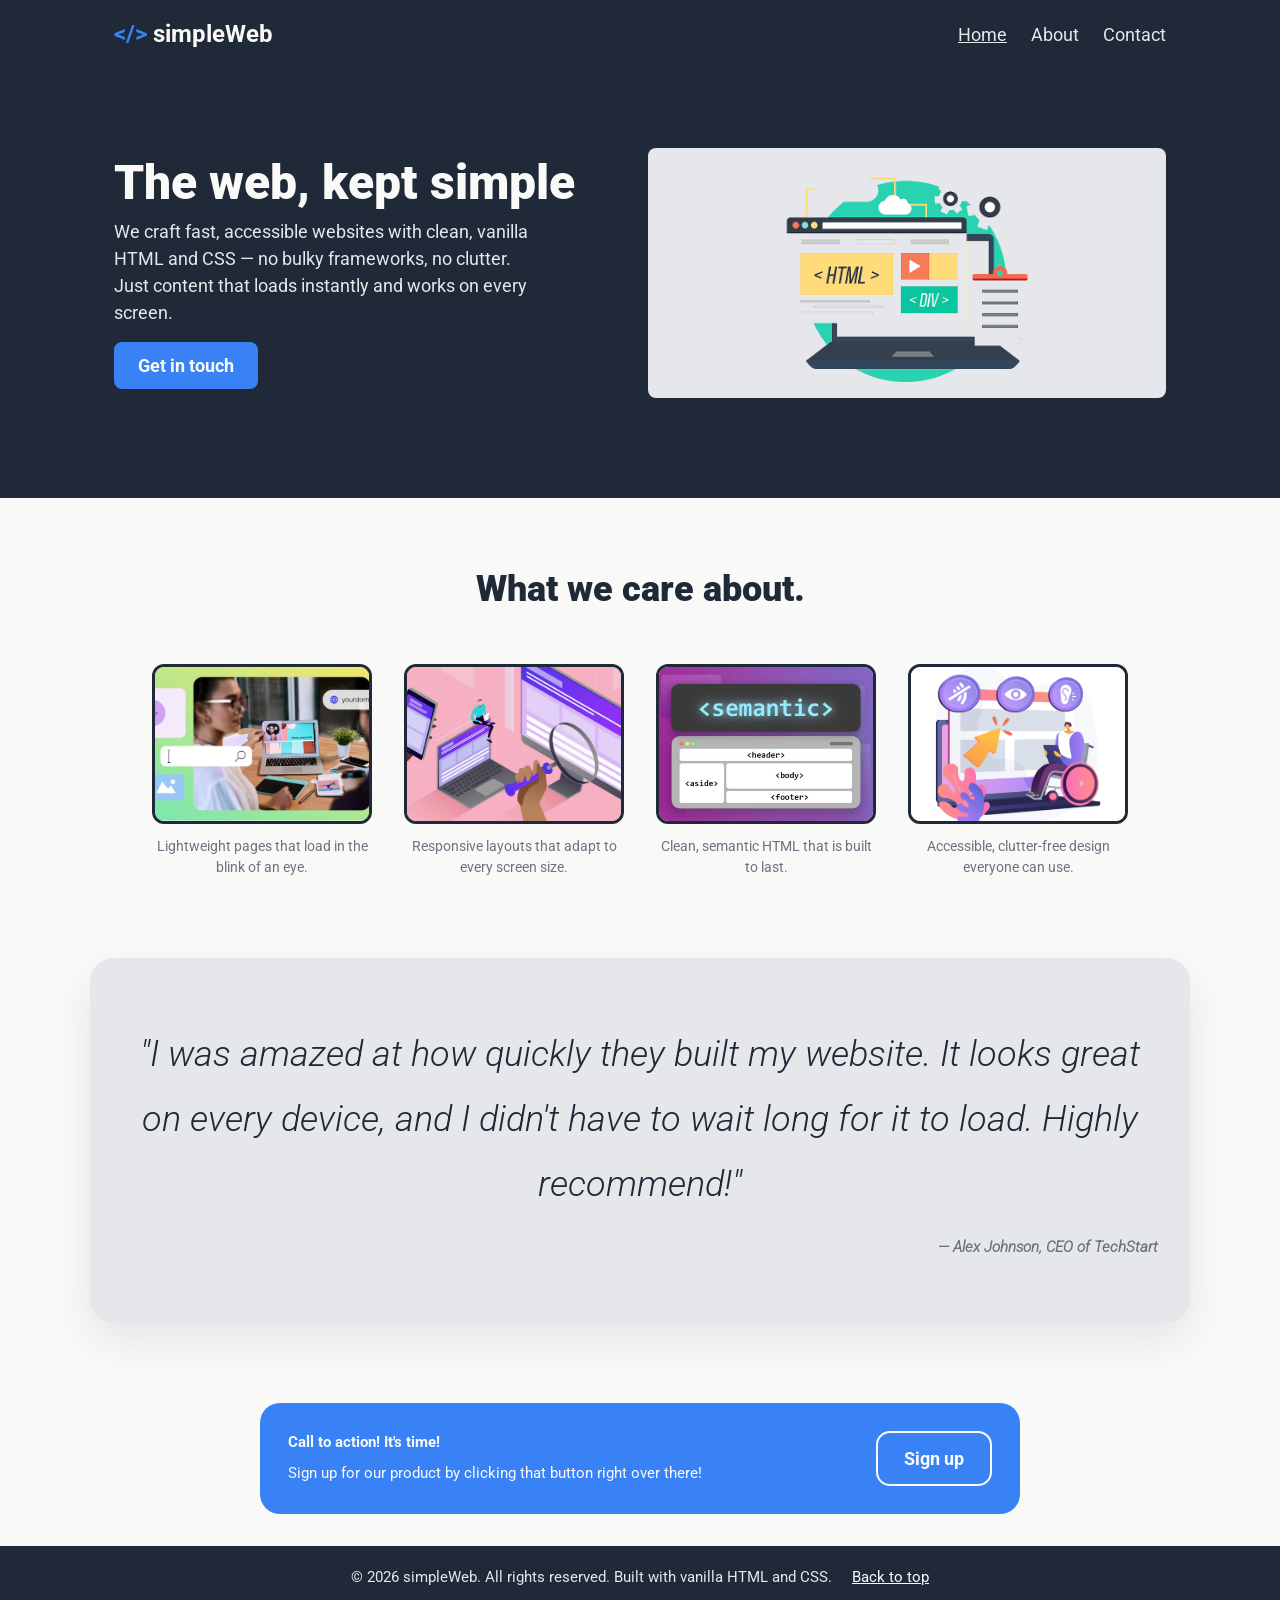
<file: index.html>
<!DOCTYPE html>
<html lang="en">

<head>
  <meta charset="UTF-8" />
  <meta name="viewport" content="width=device-width, initial-scale=1.0" />
  <title>Team Project — Home</title>

  <!-- Shared CSS foundation -->
  <link rel="stylesheet" href="css/reset.css" />
  <link rel="stylesheet" href="css/variables.css" />
  <link rel="stylesheet" href="css/base.css" />
  <!-- Shared components (header, footer) -->
  <link rel="stylesheet" href="css/components.css" />
  <!-- Page-specific styles -->
  <link rel="stylesheet" href="css/index.css" />
</head>

<body>
  <!-- Site header — shared component (also used on every secondary page) -->
  <header class="site-header">
    <div class="container site-header__inner">
      <a href="index.html" class="logo"><span class="logo__mark">&lt;/&gt;</span>simpleWeb</a>
      <!-- Pure-CSS hamburger: hidden checkbox toggles the nav on mobile -->
      <input type="checkbox" id="nav-toggle" class="nav-toggle" />
      <label for="nav-toggle" class="nav-toggle-btn" aria-label="Toggle navigation menu">
        <span class="nav-toggle-bars"></span>
      </label>
      <nav class="site-nav" aria-label="Primary">
        <ul class="nav-list">
          <li><a href="index.html" aria-current="page">Home</a></li>
          <li><a href="page-2.html">About</a></li>
          <li><a href="page-3.html">Contact</a></li>
        </ul>
      </nav>
    </div>
  </header>
  <main id="main-content">
    <section class="hero-block">
      <!-- Hero: two columns (text + image)
         The div tag is used to group elements by design;
         no specific semantic tag is needed here. -->
      <div class="hero container">
        <div class="hero__text">
          <h1 class="hero__title">The web, kept simple</h1>
          <p class="hero__subtext">
            We craft fast, accessible websites with clean, vanilla HTML and CSS —
            no bulky frameworks, no clutter. Just content that loads instantly and
            works on every screen.
          </p>
          <a href="page-3.html" class="btn">Get in touch</a>
        </div>
        <img class="hero__image" src="img/hero-illustration.png"
          alt="Illustration of web development on a laptop showing HTML and DIV tags" />
      </div>
    </section>

    <section class="info container">
      <h2 class="info__heading">What we care about.</h2>

      <ul class="cards">
        <li class="card">
          <figure class="card__figure">
            <img class="card__img" src="img/web-page.jpg" alt="A designer building a web page on a laptop" />
            <figcaption class="card__caption">
              Lightweight pages that load in the blink of an eye.
            </figcaption>
          </figure>
        </li>
        <li class="card">
          <figure class="card__figure">
            <img class="card__img" src="img/responsive.jpg"
              alt="The same website shown on a phone, laptop and desktop" />
            <figcaption class="card__caption">
              Responsive layouts that adapt to every screen size.
            </figcaption>
          </figure>
        </li>
        <li class="card">
          <figure class="card__figure">
            <img class="card__img" src="img/semantic-html.jpg"
              alt="A diagram of semantic HTML tags: header, aside, body and footer" />
            <figcaption class="card__caption">
              Clean, semantic HTML that is built to last.
            </figcaption>
          </figure>
        </li>
        <li class="card">
          <figure class="card__figure">
            <img class="card__img" src="img/web-accesible.jpg"
              alt="A person in a wheelchair using a laptop, with accessibility icons" />
            <figcaption class="card__caption">
              Accessible, clutter-free design everyone can use.
            </figcaption>
          </figure>
        </li>
      </ul>
    </section>
    <section>
      <blockquote class="testimonial container">
        <p class="testimonial__text">
          "I was amazed at how quickly they built my website. It looks great on
          every device, and I didn't have to wait long for it to load. Highly
          recommend!"
        </p>
        <cite class="testimonial__author">— Alex Johnson, CEO of TechStart</cite>
      </blockquote>
    </section>
    <section class="cta-banner">
      <div class="cta-content">
        <h2>Call to action! It's time!</h2>
        <p>Sign up for our product by clicking that button right over there!</p>
      </div>
      <a href="#" class="cta-button">Sign up</a>
    </section>
  </main>
  <footer class="site-footer">
    <div class="site-footer__inner">
      <p class="site-footer__text">
        &copy; 2026 simpleWeb. All rights reserved. Built with vanilla HTML and CSS.
        <a href="#main-content" class="site-footer__link">Back to top</a>
      </p>
    </div>
  </footer>
</body>

</html>
</file>
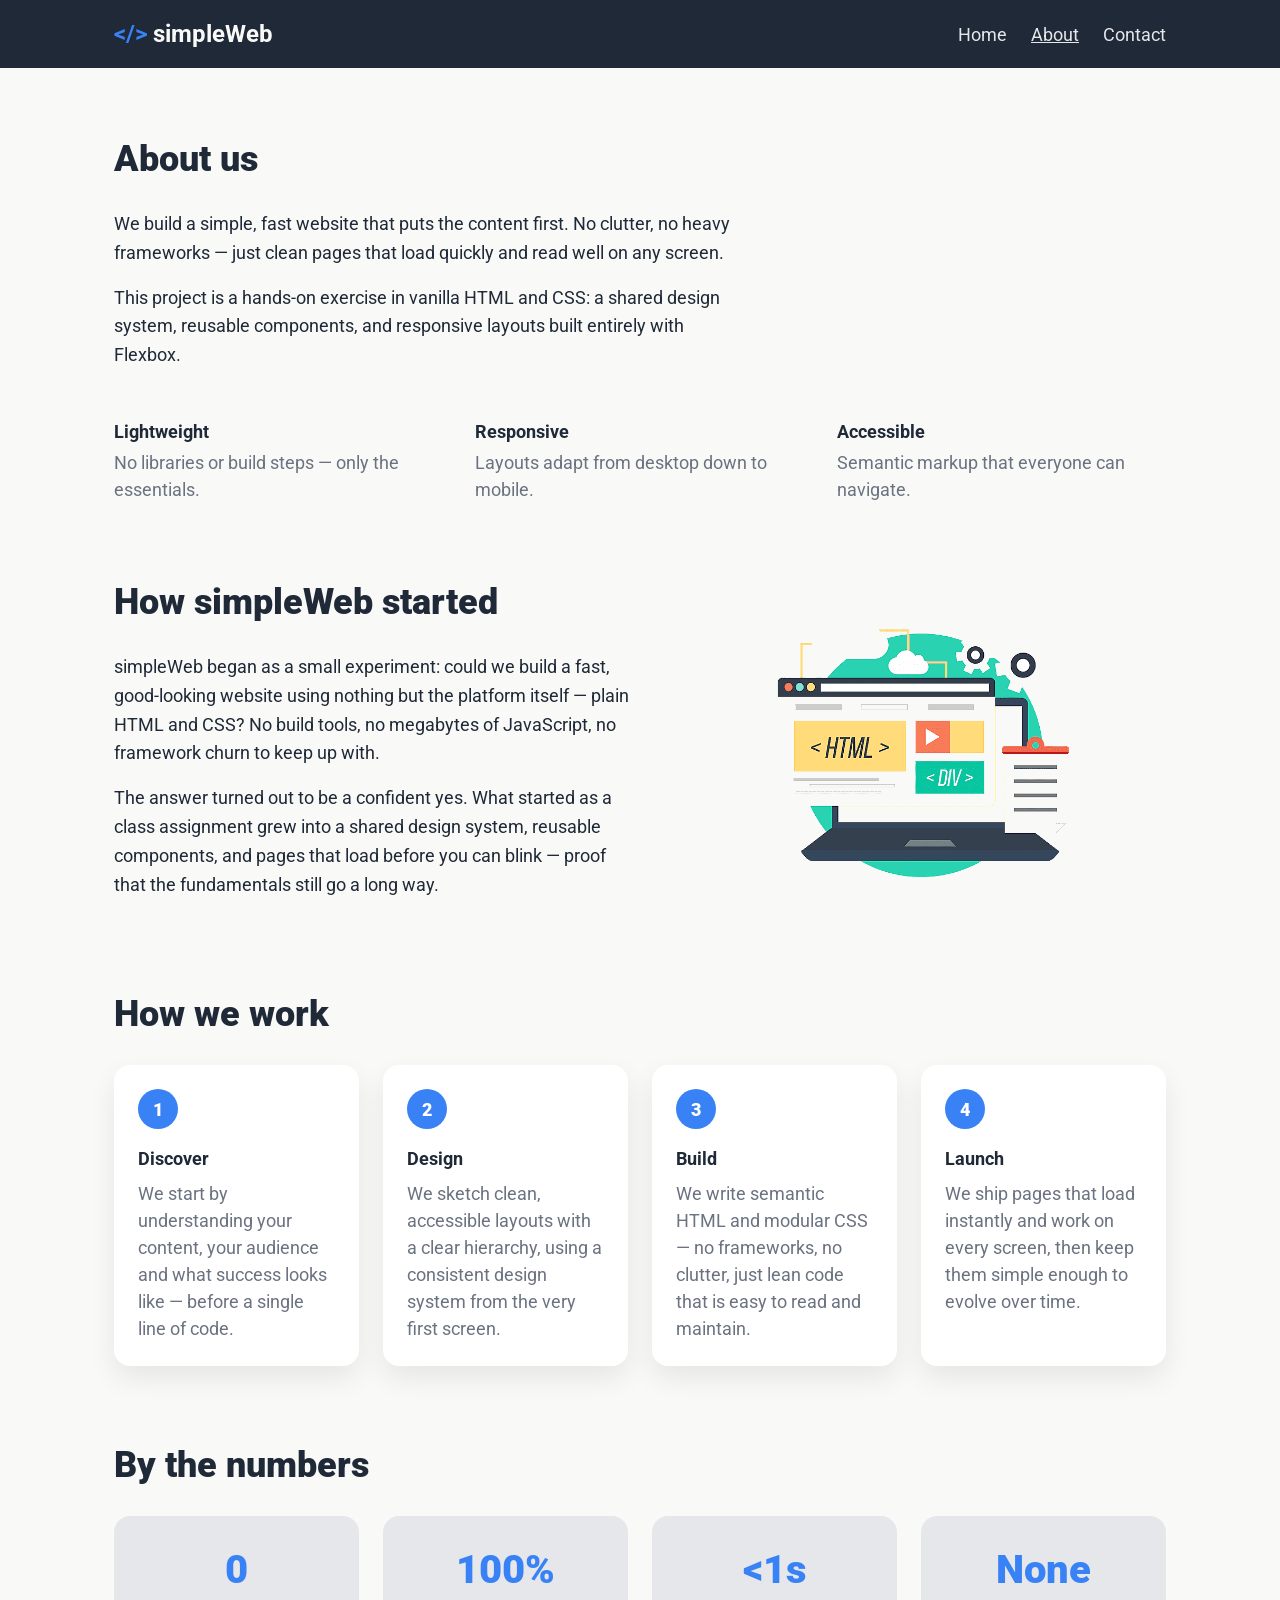
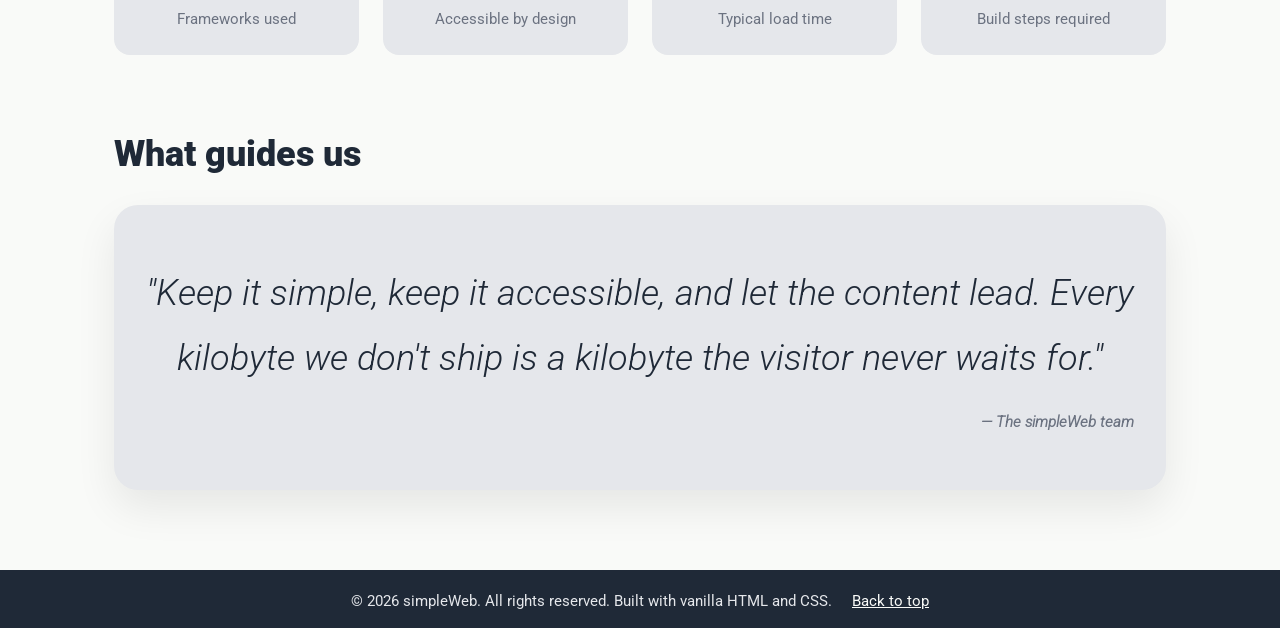
<file: page-2.html>
<!DOCTYPE html>
<html lang="en">

<head>
  <meta charset="UTF-8" />
  <meta name="viewport" content="width=device-width, initial-scale=1.0" />
  <title>About</title>

  <!-- Shared CSS foundation -->
  <link rel="stylesheet" href="css/reset.css" />
  <link rel="stylesheet" href="css/variables.css" />
  <link rel="stylesheet" href="css/base.css" />
  <!-- Shared components (header, footer) -->
  <link rel="stylesheet" href="css/components.css" />
  <!-- Page-specific styles -->
  <link rel="stylesheet" href="css/page-2.css" />
</head>

<body>
  <header class="site-header">
    <div class="container site-header__inner">
      <a href="index.html" class="logo"><span class="logo__mark">&lt;/&gt;</span>simpleWeb</a>
      <!-- Pure-CSS hamburger: hidden checkbox toggles the nav on mobile -->
      <input type="checkbox" id="nav-toggle" class="nav-toggle" />
      <label for="nav-toggle" class="nav-toggle-btn" aria-label="Toggle navigation menu">
        <span class="nav-toggle-bars"></span>
      </label>
      <nav class="site-nav" aria-label="Primary">
        <ul class="nav-list">
          <li><a href="index.html">Home</a></li>
          <li><a href="page-2.html" aria-current="page">About</a></li>
          <li><a href="page-3.html">Contact</a></li>
        </ul>
      </nav>
    </div>
  </header>

  <main id="main-content" class="about container">
    <h1 class="about__heading">About us</h1>

    <p class="about__text">
      We build a simple, fast website that puts the content first. No clutter,
      no heavy frameworks — just clean pages that load quickly and read well on
      any screen.
    </p>
    <p class="about__text">
      This project is a hands-on exercise in vanilla HTML and CSS: a shared
      design system, reusable components, and responsive layouts built entirely
      with Flexbox.
    </p>

    <!-- Value items: a Flexbox row that wraps to one column on small screens -->
    <ul class="values">
      <li class="value">
        <h2 class="value__title">Lightweight</h2>
        <p class="value__text">No libraries or build steps — only the essentials.</p>
      </li>
      <li class="value">
        <h2 class="value__title">Responsive</h2>
        <p class="value__text">Layouts adapt from desktop down to mobile.</p>
      </li>
      <li class="value">
        <h2 class="value__title">Accessible</h2>
        <p class="value__text">Semantic markup that everyone can navigate.</p>
      </li>
    </ul>

    <!-- Our story: text + illustration, two columns that stack on mobile -->
    <section class="story">
      <div class="story__text">
        <h2 class="story__heading">How simpleWeb started</h2>
        <p class="story__paragraph">
          simpleWeb began as a small experiment: could we build a fast,
          good-looking website using nothing but the platform itself — plain
          HTML and CSS? No build tools, no megabytes of JavaScript, no
          framework churn to keep up with.
        </p>
        <p class="story__paragraph">
          The answer turned out to be a confident yes. What started as a class
          assignment grew into a shared design system, reusable components, and
          pages that load before you can blink — proof that the fundamentals
          still go a long way.
        </p>
      </div>
      <figure class="story__figure">
        <img class="story__img" src="img/hero-illustration.png"
          alt="Illustration of a laptop showing HTML and DIV tags" />
      </figure>
    </section>

    <!-- How we work: an ordered, sequential process -->
    <section class="process">
      <h2 class="process__heading">How we work</h2>
      <ol class="steps">
        <li class="step">
          <span class="step__number">1</span>
          <h3 class="step__title">Discover</h3>
          <p class="step__text">
            We start by understanding your content, your audience and what
            success looks like — before a single line of code.
          </p>
        </li>
        <li class="step">
          <span class="step__number">2</span>
          <h3 class="step__title">Design</h3>
          <p class="step__text">
            We sketch clean, accessible layouts with a clear hierarchy, using a
            consistent design system from the very first screen.
          </p>
        </li>
        <li class="step">
          <span class="step__number">3</span>
          <h3 class="step__title">Build</h3>
          <p class="step__text">
            We write semantic HTML and modular CSS — no frameworks, no clutter,
            just lean code that is easy to read and maintain.
          </p>
        </li>
        <li class="step">
          <span class="step__number">4</span>
          <h3 class="step__title">Launch</h3>
          <p class="step__text">
            We ship pages that load instantly and work on every screen, then
            keep them simple enough to evolve over time.
          </p>
        </li>
      </ol>
    </section>

    <!-- By the numbers: definition list of stats -->
    <section class="stats">
      <h2 class="stats__heading">By the numbers</h2>
      <dl class="stats__list">
        <div class="stat">
          <dt class="stat__label">Frameworks used</dt>
          <dd class="stat__value">0</dd>
        </div>
        <div class="stat">
          <dt class="stat__label">Accessible by design</dt>
          <dd class="stat__value">100%</dd>
        </div>
        <div class="stat">
          <dt class="stat__label">Typical load time</dt>
          <dd class="stat__value">&lt;1s</dd>
        </div>
        <div class="stat">
          <dt class="stat__label">Build steps required</dt>
          <dd class="stat__value">None</dd>
        </div>
      </dl>
    </section>

    <!-- Our principles: a guiding quote -->
    <section class="principles">
      <h2 class="principles__heading">What guides us</h2>
      <blockquote class="principles__quote">
        <p class="principles__text">
          "Keep it simple, keep it accessible, and let the content lead. Every
          kilobyte we don't ship is a kilobyte the visitor never waits for."
        </p>
        <cite class="principles__author">— The simpleWeb team</cite>
      </blockquote>
    </section>
  </main>
  <footer class="site-footer">
    <div class="site-footer__inner">
      <p class="site-footer__text">
        &copy; 2026 simpleWeb. All rights reserved. Built with vanilla HTML and CSS.
        <a href="#main-content" class="site-footer__link">Back to top</a>
      </p>
    </div>
  </footer>
</body>

</html>
</file>
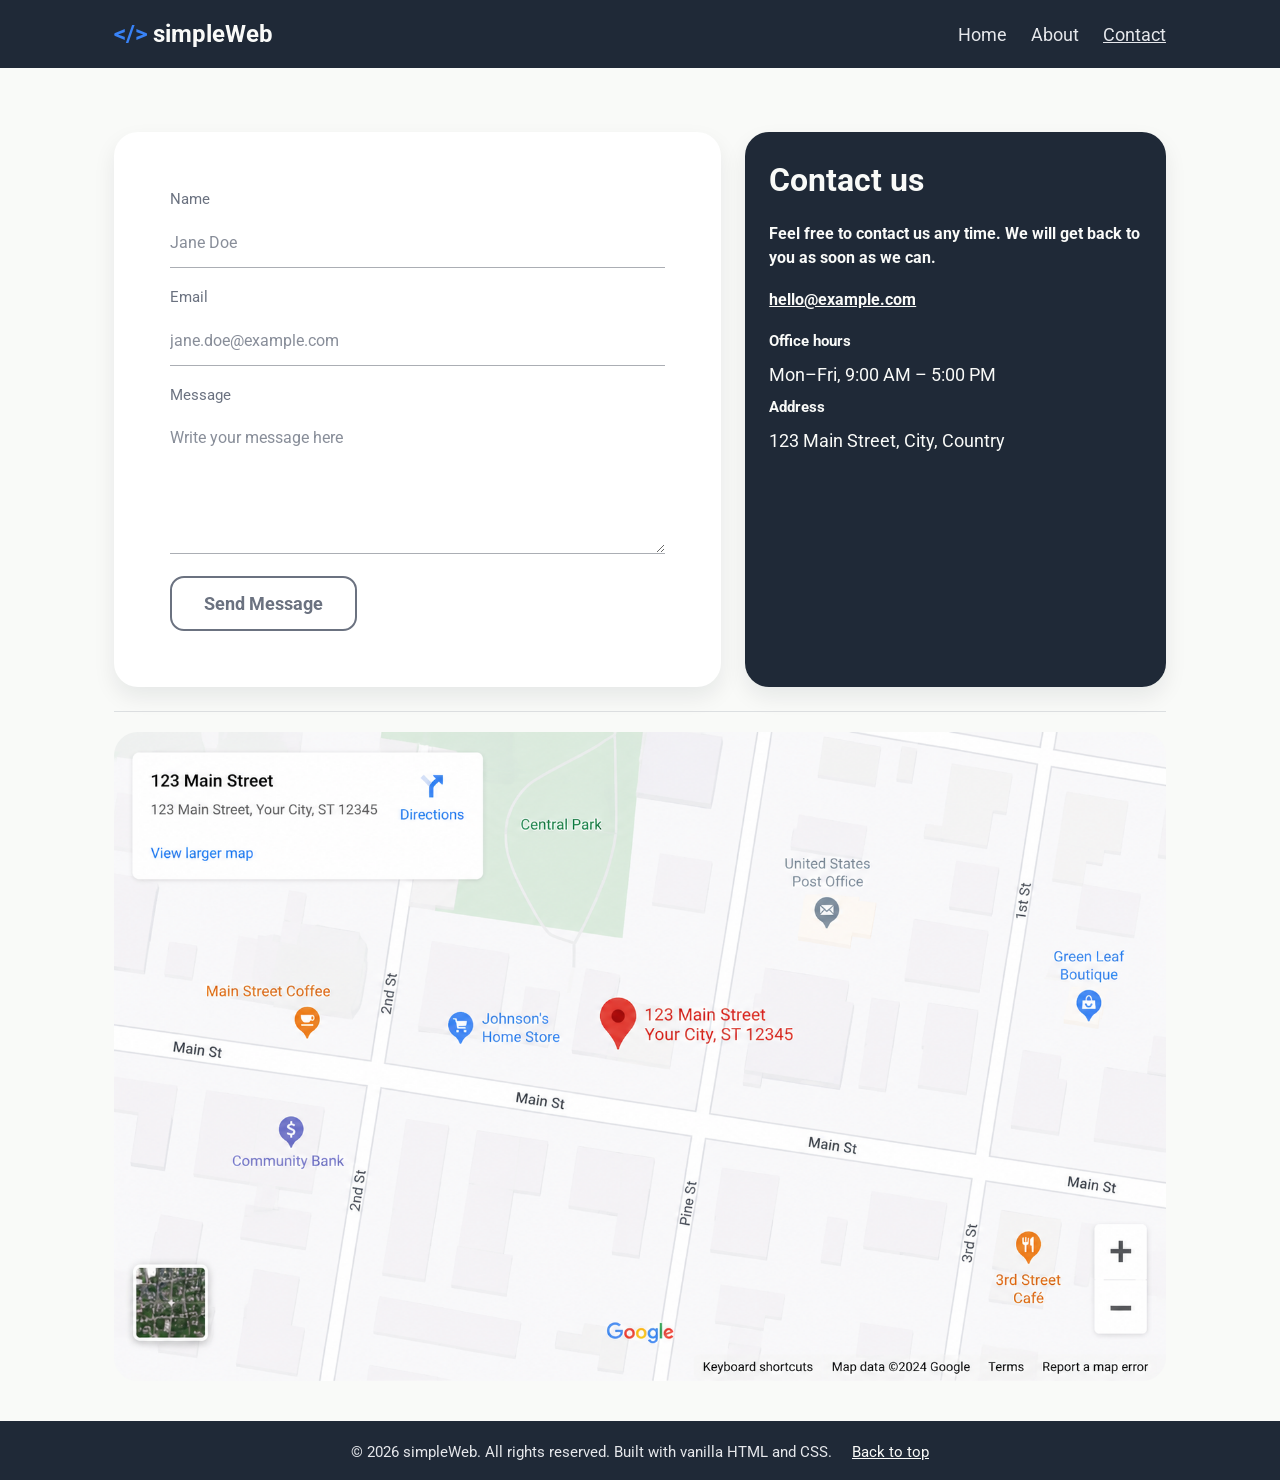
<file: page-3.html>
<!DOCTYPE html>
<html lang="en">

<head>
  <meta charset="UTF-8" />
  <meta name="viewport" content="width=device-width, initial-scale=1.0" />
  <title>Team Project — Page 3</title>

  <!-- Shared CSS foundation -->
  <link rel="stylesheet" href="css/reset.css" />
  <link rel="stylesheet" href="css/variables.css" />
  <link rel="stylesheet" href="css/base.css" />
  <link rel="stylesheet" href="css/components.css" />
  <link rel="stylesheet" href="css/page-3.css" />
</head>

<body>
  <header class="site-header">
    <div class="container site-header__inner">
      <a href="index.html" class="logo"><span class="logo__mark">&lt;/&gt;</span>simpleWeb</a>
      <!-- Pure-CSS hamburger: hidden checkbox toggles the nav on mobile -->
      <input type="checkbox" id="nav-toggle" class="nav-toggle" />
      <label for="nav-toggle" class="nav-toggle-btn" aria-label="Toggle navigation menu">
        <span class="nav-toggle-bars"></span>
      </label>
      <nav class="site-nav" aria-label="Primary">
        <ul class="nav-list">
          <li><a href="index.html">Home</a></li>
          <li><a href="page-2.html">About</a></li>
          <li><a href="page-3.html" aria-current="page">Contact</a></li>
        </ul>
      </nav>
    </div>
  </header>
  <main id="main-content">
    <section class="contact-page container">
      <div class="contact-card contact-card--form">
        <form class="contact-form" action="#" method="post">
          <div class="form-group">
            <label for="name">Name</label>
            <input placeholder="Jane Doe" type="text" id="name" name="name" required>
          </div>

          <div class="form-group">
            <label for="email">Email</label>
            <input placeholder="jane.doe@example.com" type="email" id="email" name="email" required>
          </div>

          <div class="form-group">
            <label for="message">Message</label>
            <textarea placeholder="Write your message here" id="message" name="message" required></textarea>
          </div>

          <button type="submit" class="btn">Send Message</button>
        </form>
      </div>

      <div class="contact-card contact-card--details">
        <aside class="contact-overview">
          <h1 class="contact-heading">Contact us</h1>
          <p class="contact-intro">Feel free to contact us any time. We will get back to you as soon as we can.</p>
          <a href="mailto:hello@example.com" class="contact-email">hello@example.com</a>
          <div class="contact-meta">
            <p class="contact-meta__label">Office hours</p>
            <p class="contact-meta__value">Mon–Fri, 9:00 AM – 5:00 PM</p>
            <p class="contact-meta__label">Address</p>
            <p class="contact-meta__value">123 Main Street, City, Country</p>
          </div>
        </aside>
      </div>
    </section>

    <section class="contact-map container">
      <div class="contact-divider"></div>
      <div class="contact-map__inner">
        <figure class="contact-map__figure">
          <img src="img/maps.png" alt="Google Maps location for 123 Main Street, City, Country"
            class="contact-map__image" />
        </figure>
      </div>
    </section>
  </main>
  <footer class="site-footer">
    <div class="site-footer__inner">
      <p class="site-footer__text">
        &copy; 2026 simpleWeb. All rights reserved. Built with vanilla HTML and CSS.
        <a href="#main-content" class="site-footer__link">Back to top</a>
      </p>
    </div>
  </footer>
</body>

</html>
</file>
<file: css/variables.css>
/* ==========================================================================
   variables.css 
   Single source of truth for colors, font family and type sizes.
   ========================================================================== */

:root {
  /* Colors */
  --color-dark: #1F2937;
  /* Hero & footer background; info header & quote text */
  --color-light: #F9FAF8;
  /* Hero title, logo */
  --color-gray-light: #E5E7EB;
  /* Quote section background and secondary text */
  --color-gray-dark: #6B7280;
  /* Dark gray for borders, labels, and accents */
  --color-gray-muted: var(--color-gray-dark);
  /* Muted gray for secondary text */
  --color-white: #FFFFFF;
  /* Light surfaces and field backgrounds */
  --color-blue: #3882F6;
  /* Button and call-to-action background */
  --color-blue-dark: #1C6FE0;
  /* Hover shade for primary buttons */
  --color-dark-faded: rgba(15, 23, 42, 0.35);
  /* Faded dark for borders and accents */
  --shadow-soft: rgba(0, 0, 0, 0.08);
  /* Light shadow for cards */
  --shadow-medium: rgba(0, 0, 0, 0.12);
  /* Medium shadow for sections */
  --shadow-strong: rgba(0, 0, 0, 0.15);
  /* Strong shadow for buttons */

  /* Typography */
  --font: 'Roboto', sans-serif;

  /* Font sizes */
  --fs-hero-title: 48px;
  /* weight 900 */
  --fs-logo: 24px;
  /* weight 700 */
  --fs-info-header: 36px;
  /* weight 900 */
  --fs-quote: 36px;
  /* weight 300, italic */
  --fs-secondary: 18px;
  /* secondary text & links */

  /* Font weights */
  --fw-light: 300;
  --fw-regular: 400;
  --fw-bold: 700;
  --fw-black: 900;
}
</file>
<file: css/base.css>
/* --------------------------------------------------------------------------
   Self-hosted Roboto (files live in /fonts)
   Weights: 300, 400, 700, 900 and italic 300.
   -------------------------------------------------------------------------- */
@font-face {
  font-family: 'Roboto';
  font-style: normal;
  font-weight: 300;
  font-display: swap;
  src: url('../fonts/roboto-light.ttf') format('truetype');
}

@font-face {
  font-family: 'Roboto';
  font-style: normal;
  font-weight: 400;
  font-display: swap;
  src: url('../fonts/roboto-regular.ttf') format('truetype');
}

@font-face {
  font-family: 'Roboto';
  font-style: normal;
  font-weight: 700;
  font-display: swap;
  src: url('../fonts/roboto-bold.ttf') format('truetype');
}

@font-face {
  font-family: 'Roboto';
  font-style: normal;
  font-weight: 900;
  font-display: swap;
  src: url('../fonts/roboto-black.ttf') format('truetype');
}

@font-face {
  font-family: 'Roboto';
  font-style: italic;
  font-weight: 300;
  font-display: swap;
  src: url('../fonts/roboto-light-italic.ttf') format('truetype');
}

/* --------------------------------------------------------------------------
   Global typography
   -------------------------------------------------------------------------- */
html,
body {
  height: 100%;
}

body {
  display: flex;
  flex-direction: column;
  min-height: 100vh;
  font-family: var(--font);
  font-weight: var(--fw-regular);
  font-size: var(--fs-secondary);
  color: var(--color-dark);
  background-color: var(--color-light);
}

.container {
  display: flex;
  flex-wrap: wrap;
  width: min(100%, 1100px);
  margin-inline: auto;
  padding-inline: 24px;
}

main {
  flex: 1 0 auto;
}
</file>
<file: css/components.css>
/* ==========================================================================
   components.css — Shared components used across every page
   Site header (logo + nav) and site footer. Layout uses Flexbox only —
   no CSS Grid. Colors/sizes come from variables.css custom properties.
   ========================================================================== */

/* --------------------------------------------------------------------------
   Site header — full-width dark bar; content constrained by .container
   -------------------------------------------------------------------------- */
.site-header,
.site-footer {
  background-color: var(--color-dark);
}

/* .container provides flex + max-width + horizontal padding; here we just
   space the logo and nav apart and center them vertically. */
.site-header__inner {
  justify-content: space-between;
  align-items: center;
  padding-top: 16px;
  padding-bottom: 16px;
}

.logo {
  font-size: var(--fs-logo);
  font-weight: var(--fw-bold);
  color: var(--color-light);
}

/* Code-style brackets accent in the logo */
.logo__mark {
 margin-right: 6px;
  color: var(--color-blue);
}

.nav-list {
  display: flex;
  flex-wrap: wrap;
  gap: 24px;
}

.site-nav a {
  font-size: var(--fs-secondary);
  color: var(--color-gray-light);
  transition: color 0.15s ease;
}

.site-nav a:hover {
  color: var(--color-light);
}

[aria-current="page"] {
  text-decoration: underline;
}

/* --------------------------------------------------------------------------
   Hamburger toggle for mobile nav 
   -------------------------------------------------------------------------- */

.nav-toggle {
  position: absolute;
  width: 1px;
  height: 1px;
  opacity: 0;
  pointer-events: none;
}

/* Hidden on desktop; revealed in the mobile media query. */
.nav-toggle-btn {
  display: none;
  width: 28px;
  height: 28px;
  cursor: pointer;
}

/* The middle bar; ::before and ::after make the top and bottom bars. */
.nav-toggle-bars,
.nav-toggle-bars::before,
.nav-toggle-bars::after {
  display: block;
  width: 28px;
  height: 3px;
  border-radius: 2px;
  background-color: var(--color-light);
  transition: transform 0.2s ease, opacity 0.2s ease;
}

.nav-toggle-bars {
  position: relative;
  top: 13px;
}

.nav-toggle-bars::before,
.nav-toggle-bars::after {
  content: "";
  position: absolute;
}

.nav-toggle-bars::before {
  top: -9px;
}

.nav-toggle-bars::after {
  top: 9px;
}

.nav-toggle:focus-visible ~ .nav-toggle-btn {
  outline: 2px solid var(--color-blue);
  outline-offset: 4px;
}

/* When open, morph the three bars into an "X". */
.nav-toggle:checked ~ .nav-toggle-btn .nav-toggle-bars {
  background-color: transparent;
}

.nav-toggle:checked ~ .nav-toggle-btn .nav-toggle-bars::before {
  top: 0;
  transform: rotate(45deg);
}

.nav-toggle:checked ~ .nav-toggle-btn .nav-toggle-bars::after {
  top: 0;
  transform: rotate(-45deg);
}


/* --------------------------------------------------------------------------
   Shared footer
   -------------------------------------------------------------------------- */
.site-footer {
  color: var(--color-light);
}
.site-footer__inner {
  display: flex;
  justify-content: center;
  align-items: center;
  padding: 16px 0;
  max-width: 680px;
  margin-inline: auto;
  padding-inline: 24px;
}
.site-footer__text {
  margin: 0;
  font-size: 0.95rem;
  color: var(--color-gray-light);
  text-align: center;
}
.site-footer__link {
  display: inline-block;
  margin-top: 0.25rem;
  margin-left: 1rem;
  color: var(--color-light);
  text-decoration: underline;
}
.site-footer__link:hover,
.site-footer__link:focus {
  color: var(--color-white);
}

/* --------------------------------------------------------------------------
   Responsive — collapse the nav behind a hamburger on small screens
   -------------------------------------------------------------------------- */
@media (max-width: 600px) {
  /* Logo on the left, hamburger on the right; the nav wraps to a new line. */
  .site-header__inner {
    flex-wrap: wrap;
    justify-content: space-between;
    align-items: center;
  }

  /* Show the hamburger button. */
  .nav-toggle-btn {
    display: block;
  }

  /* Hide the nav by default; it spans the full width when revealed so it
     drops below the logo/button row. */
  .site-nav {
    flex-basis: 100%;
    display: none;
  }

  /* Reveal the nav when the checkbox is checked. */
  .nav-toggle:checked ~ .site-nav {
    display: block;
  }

  /* Stack the links vertically as a full-width dropdown. */
  .nav-list {
    flex-direction: column;
    gap: 4px;
    padding-top: 12px;
  }

  .nav-list li {
    border-top: 1px solid var(--color-dark-faded);
  }

  .site-nav a {
    display: block;
    padding: 10px 4px;
  }
}
</file>
<file: css/index.css>
.hero-block {
  background-color: var(--color-dark);
}

.hero {
  flex-wrap: nowrap;
  align-items: center;
  gap: 48px;
  padding-top: 80px;
  padding-bottom: 100px;
}

/* Left column: title, subtext, button */
.hero__text {
  flex: 1;
}

.hero__title {
  font-size: var(--fs-hero-title);
  font-weight: var(--fw-black);
  line-height: 1.1;
  color: var(--color-light);
}

.hero__subtext {
  margin-top: 8px;
  max-width: 420px;
  font-size: var(--fs-secondary);
  color: var(--color-gray-light);
}

/* Right column: hero illustration (transparent PNG) on a gray panel */
.hero__image {
  flex: 1;
  min-width: 0;
  /* allow the image to shrink inside the flex row */
  align-self: stretch;
  /* match the height of the text column */
  width: 100%;
  height: 250px;
  padding: 16px;
  object-fit: contain;
  /* show the whole illustration, no cropping */
  background-color: var(--color-gray-light);
  border-radius: 8px;
}

.btn {
  display: inline-block;
  margin-top: 16px;
  padding: 10px 24px;
  border: none;
  border-radius: 8px;
  background-color: var(--color-blue);
  color: var(--color-light);
  font-weight: var(--fw-bold);
  cursor: pointer;
  transition: background-color 0.15s ease, transform 0.05s ease;
}

.btn:hover {
  background-color: var(--color-blue-dark);
  /* slightly darker shade of --color-blue */
}

.btn:active {
  transform: translateY(1px);
}

/* Tablet: stack hero text on top, image below */
@media (max-width: 900px) {
  .hero {
    flex-direction: column;
    align-items: stretch;
    padding-top: 56px;
    padding-bottom: 64px;
  }

  .hero__subtext {
    max-width: none;
  }
}

/* Mobile: smaller hero title (header behavior lives in components.css) */
@media (max-width: 600px) {
  .hero__title {
    font-size: var(--fs-info-header);
    /* 36px */
  }
}


/* .info reuses .container (flex + max-width + horizontal padding). Stack its
   children vertically (heading on top, cards below) and center them. */
.info {
  flex-direction: column;
  align-items: center;
  padding-top: 64px;
  padding-bottom: 80px;
}

.info__heading {
  margin-bottom: 48px;
  font-size: var(--fs-info-header);
  /* 36px */
  font-weight: var(--fw-black);
  color: var(--color-dark);
  text-align: center;
}

/* Cards row: Flexbox with wrap so it can reflow responsively. */
.cards {
  display: flex;
  flex-wrap: wrap;
  justify-content: center;
  gap: 32px;
  width: 100%;
}

/* Each card: the figure (image + caption), stacked. */
.card {
  display: flex;
  flex-direction: column;
  flex: 0 1 220px;
  /* sit four-in-a-row on desktop, allowed to shrink */
  max-width: 220px;
}

/* figure groups the image and its caption; reset its default margin. */
.card__figure {
  margin: 0;
  display: flex;
  flex-direction: column;
}

.card__img {
  width: 100%;
  height: 160px;
  object-fit: cover;
  /* crop instead of distort */
  border: 3px solid var(--color-dark);
  border-radius: 12px;
}

.card__caption {
  margin-top: 12px;
  font-size: 14px;
  color: var(--color-gray-muted);
  /* muted gray for secondary text */
  text-align: center;
}

@media (max-width: 900px) {
  .card {
    flex: 1 1 40%;
    max-width: 280px;
  }
}

/* Mobile: cards stack into a single column; smaller heading. */
@media (max-width: 600px) {
  .card {
    flex: 1 1 100%;
    max-width: 320px;
  }

  .info__heading {
    font-size: 28px;
  }
}

.testimonial {
  flex-direction: column;
  gap: 20px;
  padding: 64px 32px;
  margin-bottom: 80px;
  background-color: var(--color-gray-light);
  border-radius: 24px;
  box-shadow: 0 18px 40px var(--shadow-soft);
}

.testimonial__text {
  font-size: var(--fs-quote);
  line-height: 1.8;
  color: var(--color-dark);
  font-style: italic;
  text-align: center;
}

.testimonial__author {
  align-self: flex-end;
  font-size: 0.95rem;
  color: var(--color-gray-muted);
  font-weight: var(--fw-bold);
}

.cta-banner {
  display: flex;
  align-items: center;
  justify-content: space-between;
  gap: 20px;
  width: min(100%, 760px);
  margin: 56px auto 32px;
  padding: 28px 28px;
  background-color: var(--color-blue);
  border-radius: 20px;
  color: var(--color-light);
  font-family: inherit;
}

.cta-content {
  max-width: 620px;
  color: var(--color-light);
}

.cta-content h2 {
  margin: 0;
  font-size: 0.95rem;
  font-weight: var(--fw-bold);
  line-height: 1.4;
}

.cta-content p {
  margin: 8px 0 0;
  max-width: 520px;
  font-size: 0.95rem;
  line-height: 1.6;
}

.cta-button {
  display: inline-flex;
  align-items: center;
  justify-content: center;
  padding: 12px 26px;
  border: 2px solid var(--color-light);
  border-radius: 14px;
  background-color: transparent;
  color: var(--color-light);
  font-weight: var(--fw-bold);
  text-decoration: none;
  transition: transform 0.1s ease, box-shadow 0.15s ease, background-color 0.15s ease;
}

.cta-button:hover {
  transform: translateY(-1px);
  box-shadow: 0 14px 24px var(--shadow-medium);
}

.cta-button:active {
  transform: translateY(1px);
}

@media (max-width: 900px) {
  .cta-banner {
    flex-direction: column;
    align-items: stretch;
    text-align: center;
  }

  .cta-content {
    margin: 0 auto;
  }

  .cta-button {
    width: fit-content;
    margin: 0 auto;
  }
}
</file>
<file: css/page-2.css>
/* ==========================================================================
   page-2.css — "About" page specific styles
   Same visual language as the landing.
   ========================================================================== */

/* --------------------------------------------------------------------------
   Main content — reuses .container (flex + max-width + horizontal padding)
   -------------------------------------------------------------------------- */
.about {
  flex-direction: column;
  padding-top: 64px;
  padding-bottom: 80px;
}

.about__heading {
  margin-bottom: 24px;
  font-size: var(--fs-info-header);
  font-weight: var(--fw-black);
  color: var(--color-dark);
}

.about__text {
  max-width: 640px; /* keep line length readable */
  margin-bottom: 16px;
  font-size: var(--fs-secondary);
  line-height: 1.6;
  color: var(--color-dark);
}

/* --------------------------------------------------------------------------
   Value items — Flexbox row that wraps to a single column on small screens
   -------------------------------------------------------------------------- */
.values {
  display: flex;
  flex-wrap: wrap;
  gap: 32px;
  margin-top: 32px;
  width: 100%;
}

.value {
  flex: 1 1 200px; /* three across on desktop, wrap when space runs out */
}

.value__title {
  margin-bottom: 4px;
  font-size: var(--fs-secondary);
  font-weight: var(--fw-bold);
  color: var(--color-dark);
}

.value__text {
  font-size: var(--fs-secondary);
  color: var(--color-gray-muted); /* muted gray for secondary text */
}

.story,
.process,
.stats,
.principles {
  width: 100%;
  margin-top: 72px;
}

.story__heading,
.process__heading,
.stats__heading,
.principles__heading {
  margin-bottom: 24px;
  font-size: var(--fs-info-header);
  font-weight: var(--fw-black);
  color: var(--color-dark);
}

.story {
  display: flex;
  flex-wrap: wrap;
  align-items: center;
  gap: 40px;
}

.story__text {
  flex: 1 1 320px;
}

.story__paragraph {
  max-width: 640px;
  margin-bottom: 16px;
  line-height: 1.6;
  color: var(--color-dark);
}

.story__figure {
  flex: 1 1 280px;
  margin: 0;
}

.story__img {
  width: 100%;
  height: auto;
  border-radius: 16px;
}

.steps {
  display: flex;
  flex-wrap: wrap;
  gap: 24px;
  list-style: none; 
}

.step {
  flex: 1 1 200px;
  padding: 24px;
  background-color: var(--color-white);
  border-radius: 16px;
  box-shadow: 0 12px 28px var(--shadow-soft);
}

.step__number {
  display: flex;
  align-items: center;
  justify-content: center;
  width: 40px;
  height: 40px;
  margin-bottom: 16px;
  font-weight: var(--fw-black);
  color: var(--color-white);
  background-color: var(--color-blue);
  border-radius: 50%;
}

.step__title {
  margin-bottom: 8px;
  font-size: var(--fs-secondary);
  font-weight: var(--fw-bold);
  color: var(--color-dark);
}

.step__text {
  line-height: 1.5;
  color: var(--color-gray-muted);
}

.stats__list {
  display: flex;
  flex-wrap: wrap;
  gap: 24px;
  margin: 0;
}

.stat {
  display: flex;
  flex-direction: column-reverse;
  flex: 1 1 160px;
  align-items: center;
  text-align: center;
  padding: 24px 16px;
  background-color: var(--color-gray-light);
  border-radius: 16px;
}

.stat__value {
  margin: 0;
  font-size: 40px;
  font-weight: var(--fw-black);
  color: var(--color-blue);
}

.stat__label {
  margin-top: 8px;
  font-size: 0.95rem;
  color: var(--color-gray-muted);
}

.principles__quote {
  margin: 0;
  padding: 56px 32px;
  background-color: var(--color-gray-light);
  border-radius: 24px;
  box-shadow: 0 18px 40px var(--shadow-soft);
}

.principles__text {
  margin-bottom: 20px;
  font-size: var(--fs-quote);
  line-height: 1.8;
  font-style: italic;
  color: var(--color-dark);
  text-align: center;
}

.principles__author {
  display: block;
  font-size: 0.95rem;
  font-weight: var(--fw-bold);
  color: var(--color-gray-muted);
  text-align: right;
}

/* Mobile: force the value items into a single column. */
@media (max-width: 600px) {
  .value {
    flex: 1 1 100%;
  }

  .story__heading,
  .process__heading,
  .stats__heading,
  .principles__heading {
    font-size: 28px;
  }

  .principles__text {
    font-size: 26px;
  }
}
</file>
<file: css/page-3.css>
main {
    padding-top: 40px;
    padding-bottom: 40px;
}

.contact-page.container {
    display: flex;
    flex-direction: row;
    gap: 24px;
    background-color: transparent;
    padding: 24px;
    border: none;
    border-radius: 24px;
    align-items: stretch;
    flex-wrap: wrap;
}

.contact-card {
    display: flex;
    align-items: stretch;
    justify-content: flex-start;
    flex-direction: column;
    width: 100%;
    min-width: 0;
    padding: 24px;
    border-radius: 24px;
    background-color: var(--color-white);
    box-shadow: 0 10px 22px rgba(15, 23, 42, 0.08);
}

.contact-card--details {
    flex: 1;
    background-color: var(--color-dark);
    color: var(--color-light);
}

.contact-card--details .contact-heading,
.contact-card--details .contact-intro,
.contact-card--details .contact-email,
.contact-card--details .contact-meta__label,
.contact-card--details .contact-meta__value {
    color: var(--color-light);
}

.contact-card--form {
    flex: 1.5;
}

.contact-overview {
    display: flex;
    flex-direction: column;
    gap: 18px;
}

.contact-heading {
    margin: 0;
    font-size: 2rem;
    color: var(--color-dark);
}

.contact-intro {
    margin: 0;
    font-size: 1rem;
    font-weight: var(--fw-bold);
    color: var(--color-dark);
}

.contact-email {
    display: inline-block;
    font-size: 1rem;
    font-weight: var(--fw-bold);
    color: var(--color-dark);
    text-decoration: underline;
}

.contact-card--details .contact-email {
    color: var(--color-light);
}

.contact-card--details .contact-email:hover,
.contact-card--details .contact-email:focus {
    color: var(--color-light);
    opacity: 0.85;
}

.contact-meta {
    display: flex;
    flex-direction: column;
    gap: 8px;
}

.contact-meta__label {
    margin: 0;
    font-size: 0.95rem;
    font-weight: var(--fw-bold);
    color: var(--color-gray-dark);
}

.contact-card--details .contact-meta__label {
    color: var(--color-light);
}

.contact-meta__value {
    margin: 0;
    color: var(--color-dark);
}

.contact-card--details .contact-meta__value {
    color: var(--color-light);
}

.contact-form {
    width: 100%;
    min-width: 0;
    display: flex;
    flex-direction: column;
    gap: 18px;
    padding: 32px;
    background-color: transparent;
    border-radius: 0;
    box-shadow: none;
}

.contact-form__heading {
    margin: 0;
    font-size: 1.75rem;
    color: var(--color-dark);
}

.form-row {
    display: flex;
    flex-direction: column;
    gap: 20px;
}

.form-row>.form-group {
    flex: unset;
}

.form-group {
    display: flex;
    flex-direction: column;
    gap: 8px;
}

.form-group label {
    font-size: 0.95rem;
    color: var(--color-gray-dark);
}

.form-group input,
.form-group textarea {
    width: 100%;
    padding: 12px 0;
    border: none;
    border-bottom: 1px solid var(--color-dark-faded);
    background: transparent;
    font: inherit;
    font-size: 1rem;
    color: var(--color-dark);
}

.form-group input::placeholder,
.form-group textarea::placeholder {
    color: var(--color-gray-dark);
    opacity: 0.8;
}

.form-group input:focus,
.form-group textarea:focus {
    outline: none;
    background-color: var(--color-white);
}

.form-group textarea {
    min-height: 140px;
    resize: vertical;
}

.contact-form .btn {
    width: fit-content;
    margin-top: 4px;
    padding: 12px 32px;
    border: 2px solid var(--color-gray-dark);
    border-radius: 14px;
    background-color: transparent;
    color: var(--color-gray-dark);
    font-weight: var(--fw-bold);
    transition: background-color 0.15s ease, color 0.15s ease, transform 0.1s ease, box-shadow 0.15s ease;
}

..contact-form .btn:hover {
    background-color: var(--color-blue-dark);
    color: var(--color-light);
    transform: translateY(-1px);
    box-shadow: 0 8px 16px var(--shadow-strong);
}

.contact-form .btn:active {
    transform: translateY(1px);
}

.contact-map.container {
    display: flex;
    flex-direction: column;
    gap: 20px;
    padding: 0 24px;
}

.contact-divider {
    width: 100%;
    height: 1px;
    background-color: var(--color-gray-dark);
    opacity: 0.2;
}

.contact-map__inner {
    display: flex;
    flex-direction: column;
    gap: 16px;
    width: 100%;
    margin-inline: auto;
}

.contact-map__heading {
    margin: 0;
    font-size: 1.5rem;
    color: var(--color-dark);
}

.contact-map__image {
    width: 100%;
    border-radius: 24px;
    display: block;
    object-fit: cover;
    min-height: 240px;
}

@media (max-width: 900px) {
    .contact-page.container {
        flex-direction: column;
        padding: 20px;
        gap: 16px;
        align-items: stretch;
    }

    .contact-card {
        width: 100%;
        padding: 20px;
        box-shadow: 0 8px 18px rgba(15, 23, 42, 0.08);
        justify-content: flex-start;
    }

    .contact-card--details,
    .contact-card--form {
        flex: unset;
        align-self: stretch;
    }

    .contact-form {
        padding: 24px;
    }

    .form-row {
        flex-direction: column;
    }

    .form-row>.form-group {
        flex: unset;
    }

    .contact-map__inner {
        max-width: 603px;
        margin-inline: auto;
    }


    .contact-map__image {
        object-fit: contain;
        min-height: 160px;
        transform: scale(0.92);
        transform-origin: center;
        margin-inline: auto;
    }
}
</file>
